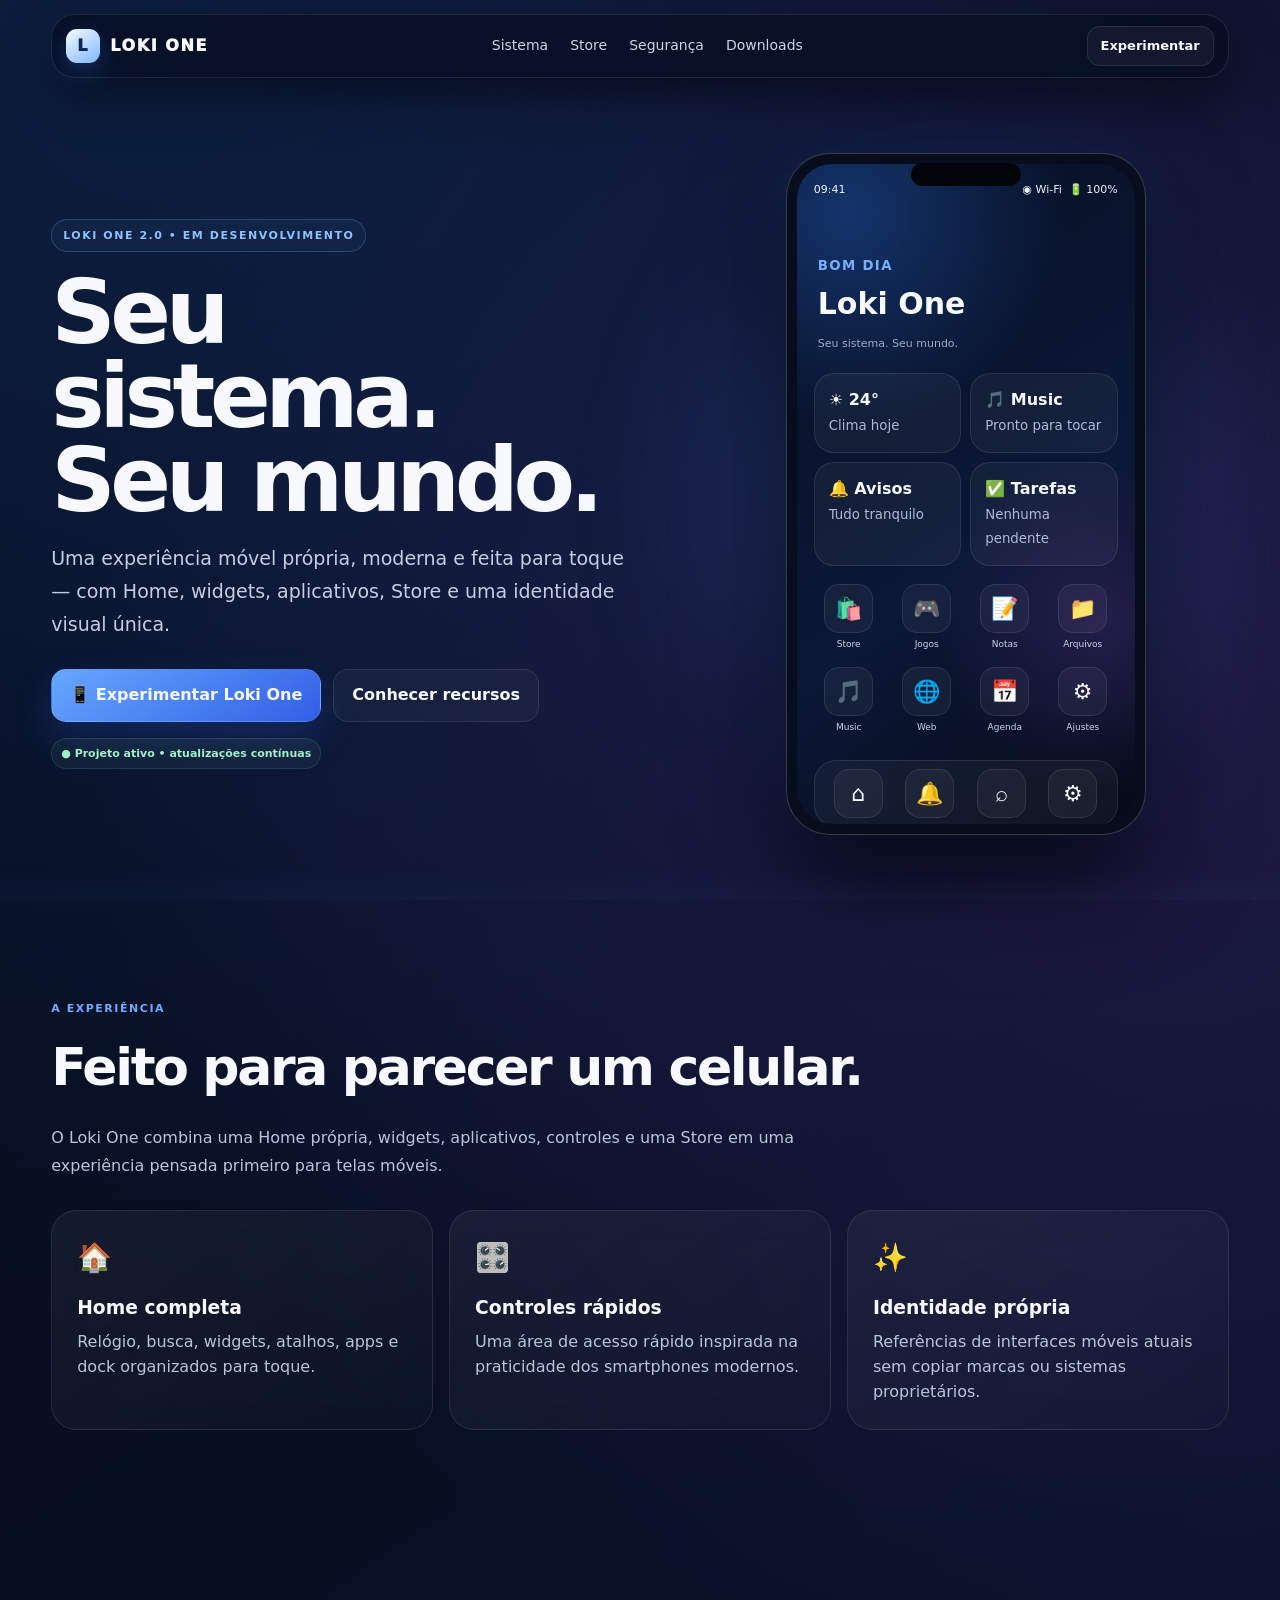
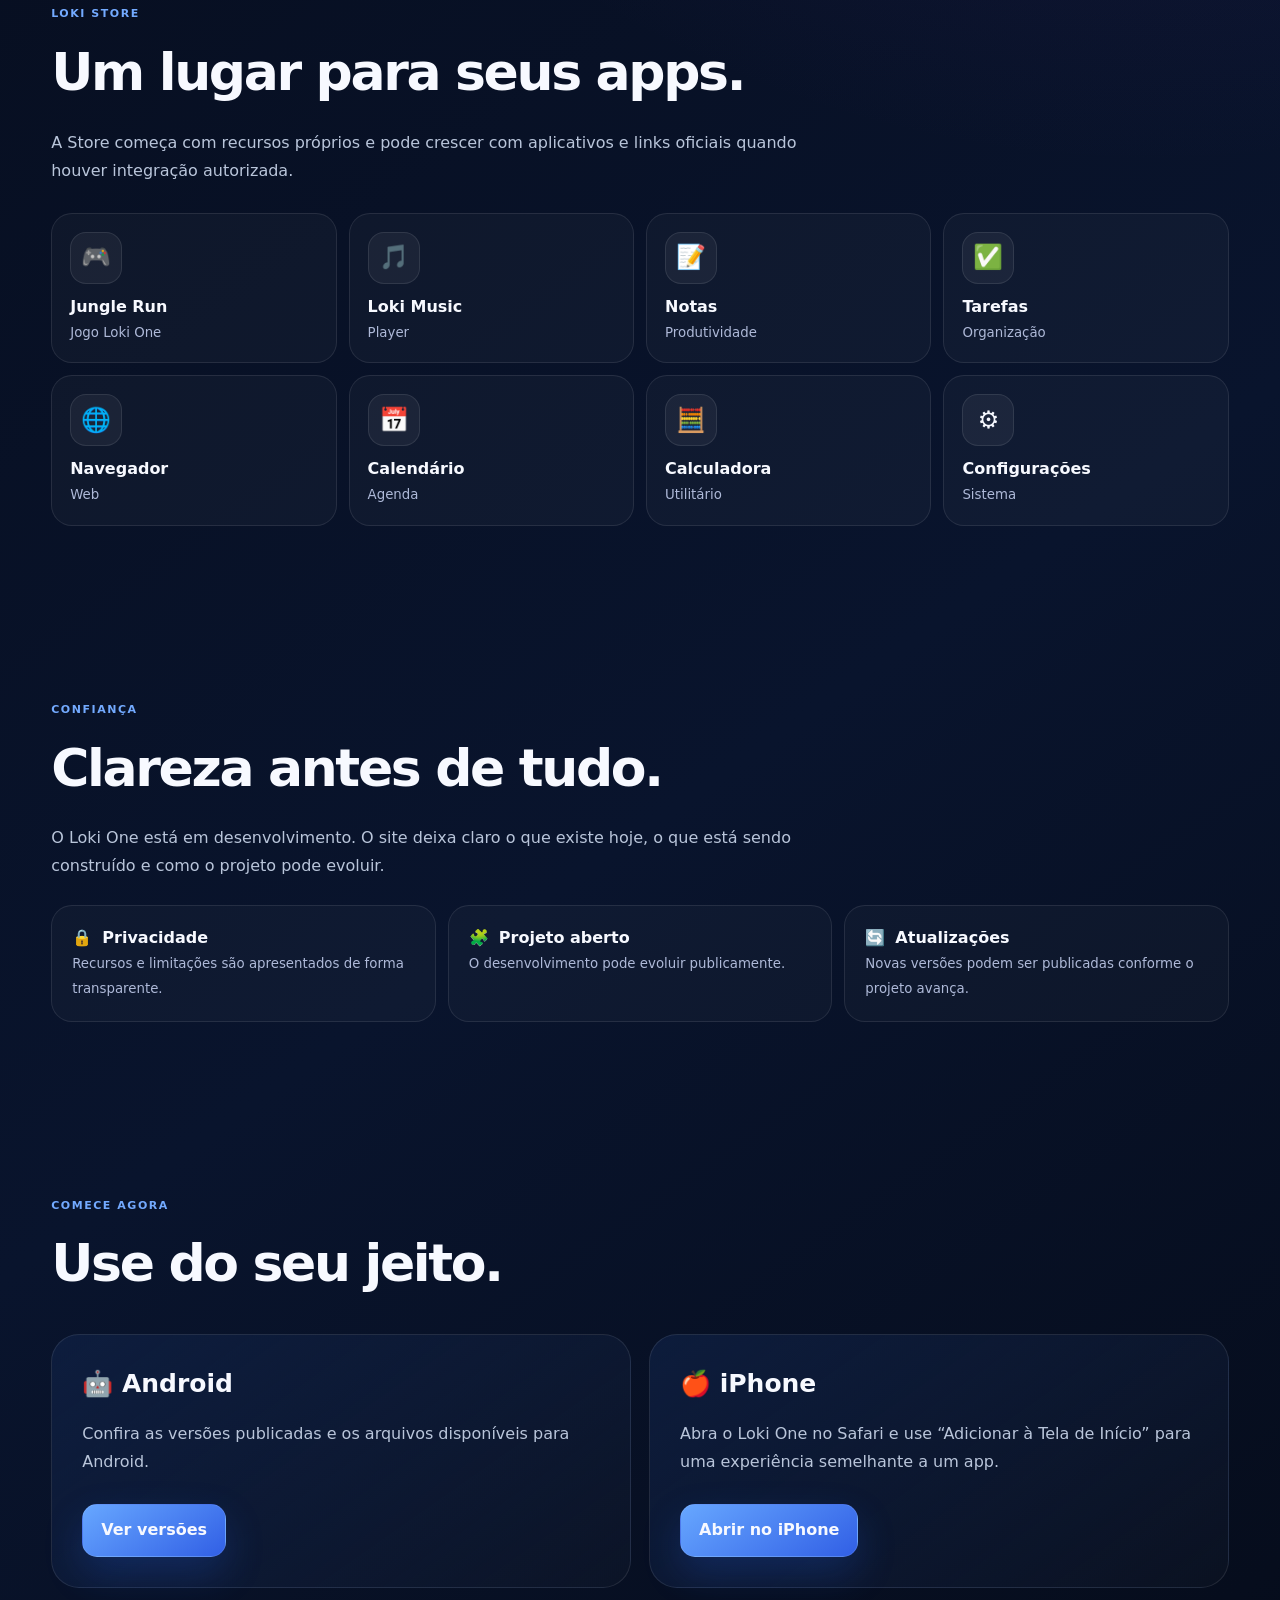
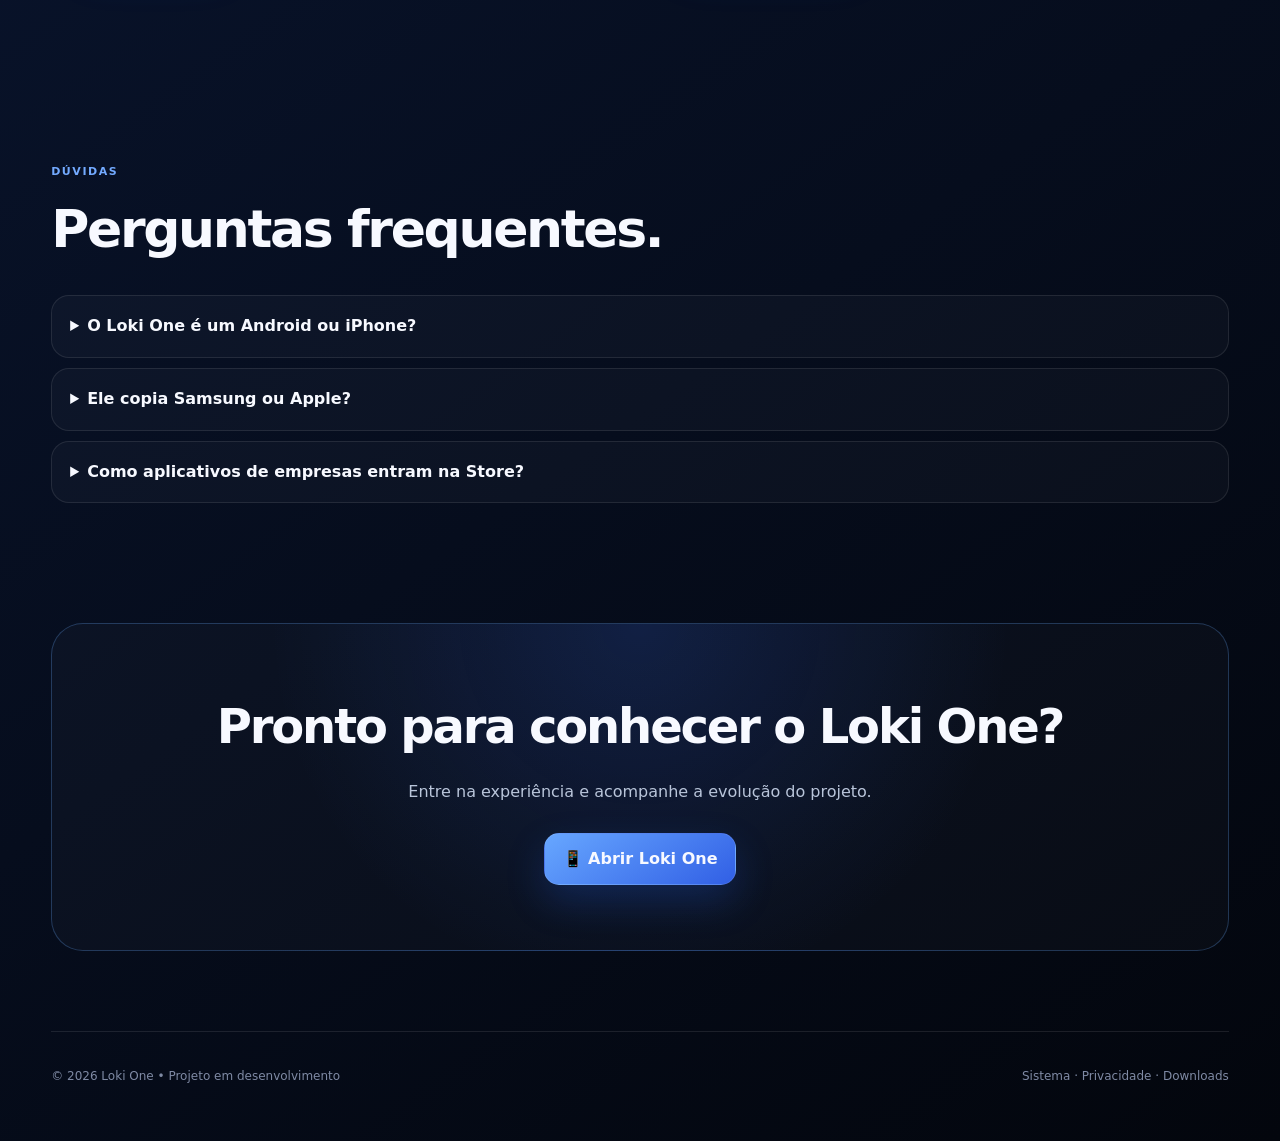
<file: index.html>
<!doctype html><html lang="pt-BR"><head><meta charset="utf-8"><meta name="viewport" content="width=device-width,initial-scale=1,viewport-fit=cover"><meta name="theme-color" content="#071024"><meta name="description" content="Loki One — uma experiência de sistema própria, moderna e feita para dispositivos móveis."><meta name="application-name" content="Loki One"><link rel="manifest" href="manifest.webmanifest"><link rel="icon" href="loki-icon.svg" type="image/svg+xml"><link rel="apple-touch-icon" href="loki-icon.svg"><title>Loki One — Seu sistema. Seu mundo.</title><style>:root{--bg:#050914;--bg2:#09142d;--panel:#0d1730cc;--line:#ffffff18;--muted:#aeb9d8;--text:#f7f9ff;--blue:#67a7ff;--blue2:#315fe5;--ok:#7ee0b0;--max:1180px}*{box-sizing:border-box}html{scroll-behavior:smooth}body{margin:0;color:var(--text);font-family:Inter,ui-sans-serif,system-ui,-apple-system,BlinkMacSystemFont,"Segoe UI",sans-serif;background:radial-gradient(circle at 12% 0%,#1b4a9b55,transparent 30%),radial-gradient(circle at 90% 16%,#6338a944,transparent 28%),linear-gradient(145deg,var(--bg),var(--bg2) 55%,#03060d);line-height:1.55}body:before{content:"";position:fixed;inset:0;pointer-events:none;background:linear-gradient(#fff0 96%,#5b9cff08),radial-gradient(circle at 50% 30%,#fff0,transparent 50%)}a{color:inherit}.wrap{width:min(var(--max),92vw);margin:auto}.nav{position:sticky;top:14px;z-index:30;margin-top:14px;display:flex;align-items:center;justify-content:space-between;padding:11px 14px;border:1px solid var(--line);border-radius:24px;background:#071024dd;backdrop-filter:blur(22px);box-shadow:0 18px 50px #0007}.brand{display:flex;align-items:center;gap:10px;text-decoration:none;font-weight:950;letter-spacing:.1em}.brandMark{width:34px;height:34px;border-radius:11px;display:grid;place-items:center;background:linear-gradient(145deg,#f8fbff,#7db8ff);color:#10265a;font-weight:1000;box-shadow:0 8px 25px #3988ff44}.links{display:flex;gap:22px;color:#cbd5e8;font-size:14px}.links a{text-decoration:none}.links a:hover{color:#fff}.navCta{padding:9px 13px;border-radius:13px;background:#ffffff0b;border:1px solid var(--line);text-decoration:none;font-weight:800;font-size:13px}.hero{min-height:760px;display:grid;grid-template-columns:1.05fr .95fr;gap:70px;align-items:center;padding:75px 0}.eyebrow{display:inline-flex;padding:7px 11px;border:1px solid #67a7ff44;border-radius:999px;background:#67a7ff0d;color:#8dc2ff;font-size:11px;font-weight:900;letter-spacing:.14em;text-transform:uppercase}.hero h1{font-size:clamp(54px,7vw,92px);line-height:.94;letter-spacing:-.06em;margin:18px 0}.hero p{font-size:19px;color:#c4cee2;max-width:650px;line-height:1.75}.actions{display:flex;gap:12px;flex-wrap:wrap;margin-top:28px}.btn{display:inline-flex;align-items:center;justify-content:center;gap:8px;padding:13px 18px;border-radius:15px;border:1px solid var(--line);text-decoration:none;font-weight:850;background:#ffffff09;transition:.2s}.btn:hover{transform:translateY(-2px);background:#ffffff13}.primary{background:linear-gradient(145deg,var(--blue),var(--blue2));box-shadow:0 16px 38px #286bff35}.showcase{position:relative}.glow{position:absolute;inset:8% 2%;background:#4d8dff25;filter:blur(70px);border-radius:50%}.phone{position:relative;width:min(360px,82vw);margin:auto;padding:10px;border-radius:44px;background:#080d1d;border:1px solid #ffffff30;box-shadow:0 45px 100px #000b,0 0 60px #337dff22}.phone:before{content:"";position:absolute;top:9px;left:50%;transform:translateX(-50%);width:110px;height:23px;border-radius:20px;background:#02040a;z-index:3}.screen{height:660px;border-radius:35px;overflow:hidden;padding:17px;background:radial-gradient(circle at 15% 7%,#173d7dcc,transparent 32%),radial-gradient(circle at 90% 70%,#4b2d7d66,transparent 30%),linear-gradient(145deg,#071024,#0b1836 58%,#050a16)}.status{display:flex;justify-content:space-between;font-size:11px;color:#eef4ff}.miniTop{margin:55px 4px 18px}.miniTop small{color:#78adff;font-weight:800;letter-spacing:.1em}.miniTop h2{margin:3px 0;font-size:30px}.miniGrid{display:grid;grid-template-columns:1fr 1fr;gap:9px}.miniCard{padding:14px;border:1px solid var(--line);border-radius:20px;background:#ffffff0b}.miniCard small{color:#aeb9d8}.miniApps{display:grid;grid-template-columns:repeat(4,1fr);gap:15px 8px;margin-top:18px}.miniIcon{width:49px;height:49px;margin:auto;border-radius:15px;display:grid;place-items:center;border:1px solid var(--line);background:#ffffff0c;font-size:22px}.miniApps small{display:block;text-align:center;color:#cbd5e8;font-size:9px;margin-top:5px}.dock{margin-top:25px;padding:8px;border-radius:22px;background:#ffffff0b;border:1px solid var(--line);display:grid;grid-template-columns:repeat(4,1fr)}.section{padding:85px 0}.tag{color:#73aaff;font-weight:900;font-size:11px;letter-spacing:.14em;text-transform:uppercase}.title{font-size:clamp(34px,5vw,52px);letter-spacing:-.045em;margin:7px 0 12px}.lead{color:#b9c5da;max-width:760px;line-height:1.75}.cards{display:grid;grid-template-columns:repeat(3,1fr);gap:16px;margin-top:30px}.card{padding:25px;border:1px solid var(--line);border-radius:25px;background:linear-gradient(145deg,#ffffff0d,#ffffff05);backdrop-filter:blur(16px)}.cardIcon{font-size:28px;margin-bottom:14px}.card h3{margin:0 0 8px}.card p{margin:0;color:#b9c5da}.store{display:grid;grid-template-columns:repeat(4,1fr);gap:12px;margin-top:28px}.storeItem{padding:18px;border:1px solid var(--line);border-radius:21px;background:#ffffff08;transition:.2s}.storeItem:hover{transform:translateY(-3px);background:#ffffff0d}.appIcon{width:52px;height:52px;border-radius:16px;display:grid;place-items:center;background:#ffffff0d;border:1px solid var(--line);font-size:24px;margin-bottom:11px}.storeItem small{color:var(--muted)}.trust{display:grid;grid-template-columns:repeat(3,1fr);gap:12px;margin-top:25px}.trust div{padding:20px;border:1px solid var(--line);border-radius:21px;background:#ffffff07}.trust b{margin-left:5px}.split{display:grid;grid-template-columns:1fr 1fr;gap:18px;margin-top:30px}.big{padding:30px;border:1px solid var(--line);border-radius:28px;background:linear-gradient(145deg,#102247aa,#ffffff05)}.big h3{font-size:25px;margin:0 0 8px}.faq{display:grid;gap:10px;margin-top:25px}.faq details{padding:18px;border:1px solid var(--line);border-radius:18px;background:#ffffff07}.faq summary{cursor:pointer;font-weight:850}.cta{margin:35px 0 80px;padding:65px 28px;text-align:center;border:1px solid #67a7ff44;border-radius:32px;background:radial-gradient(circle at 50% 0%,#326cff2a,transparent 55%),#ffffff06}.cta h2{font-size:clamp(34px,5vw,48px);letter-spacing:-.045em;margin:0 0 10px}.cta p{color:#b9c5da}.footer{padding:35px 0 55px;border-top:1px solid var(--line);color:#7f8aa4;font-size:12px;display:flex;justify-content:space-between;gap:20px}.footer a{text-decoration:none}.pill{display:inline-flex;align-items:center;gap:6px;padding:6px 9px;border-radius:999px;background:#7ee0b010;border:1px solid #7ee0b022;color:#a4efc7;font-size:11px;font-weight:800;margin-top:16px}@media(max-width:850px){.links{display:none}.hero{grid-template-columns:1fr;padding-top:55px;gap:40px}.showcase{order:-1}.cards,.trust,.split{grid-template-columns:1fr}.store{grid-template-columns:repeat(2,1fr)}.section{padding:65px 0}}@media(max-width:430px){.wrap{width:94vw}.navCta{display:none}.hero h1{font-size:51px}.hero p{font-size:17px}.screen{height:610px}.store{grid-template-columns:1fr 1fr}.section{padding:52px 0}.cta{padding:48px 20px}}
</style></head><body><main class="wrap"><nav class="nav"><a class="brand" href="#top"><span class="brandMark">L</span>LOKI ONE</a><div class="links"><a href="#sistema">Sistema</a><a href="#store">Store</a><a href="#seguranca">Segurança</a><a href="#baixar">Downloads</a></div><a class="navCta" href="app/">Experimentar</a></nav><section class="hero" id="top"><div><span class="eyebrow">Loki One 2.0 • Em desenvolvimento</span><h1>Seu sistema.<br>Seu mundo.</h1><p>Uma experiência móvel própria, moderna e feita para toque — com Home, widgets, aplicativos, Store e uma identidade visual única.</p><div class="actions"><a class="btn primary" href="app/">📱 Experimentar Loki One</a><a class="btn" href="#sistema">Conhecer recursos</a></div><span class="pill">● Projeto ativo • atualizações contínuas</span></div><div class="showcase"><div class="glow"></div><div class="phone"><div class="screen"><div class="status"><span>09:41</span><span>◉ Wi‑Fi&nbsp; 🔋 100%</span></div><div class="miniTop"><small>BOM DIA</small><h2>Loki One</h2><span style="color:#9caac4;font-size:11px">Seu sistema. Seu mundo.</span></div><div class="miniGrid"><div class="miniCard"><b>☀️ 24°</b><br><small>Clima hoje</small></div><div class="miniCard"><b>🎵 Music</b><br><small>Pronto para tocar</small></div><div class="miniCard"><b>🔔 Avisos</b><br><small>Tudo tranquilo</small></div><div class="miniCard"><b>✅ Tarefas</b><br><small>Nenhuma pendente</small></div></div><div class="miniApps"><div><div class="miniIcon">🛍️</div><small>Store</small></div><div><div class="miniIcon">🎮</div><small>Jogos</small></div><div><div class="miniIcon">📝</div><small>Notas</small></div><div><div class="miniIcon">📁</div><small>Arquivos</small></div><div><div class="miniIcon">🎵</div><small>Music</small></div><div><div class="miniIcon">🌐</div><small>Web</small></div><div><div class="miniIcon">📅</div><small>Agenda</small></div><div><div class="miniIcon">⚙️</div><small>Ajustes</small></div></div><div class="dock"><div class="miniIcon">⌂</div><div class="miniIcon">🔔</div><div class="miniIcon">⌕</div><div class="miniIcon">⚙️</div></div></div></div></div></section><section class="section" id="sistema"><span class="tag">A experiência</span><h2 class="title">Feito para parecer um celular.</h2><p class="lead">O Loki One combina uma Home própria, widgets, aplicativos, controles e uma Store em uma experiência pensada primeiro para telas móveis.</p><div class="cards"><article class="card"><div class="cardIcon">🏠</div><h3>Home completa</h3><p>Relógio, busca, widgets, atalhos, apps e dock organizados para toque.</p></article><article class="card"><div class="cardIcon">🎛️</div><h3>Controles rápidos</h3><p>Uma área de acesso rápido inspirada na praticidade dos smartphones modernos.</p></article><article class="card"><div class="cardIcon">✨</div><h3>Identidade própria</h3><p>Referências de interfaces móveis atuais sem copiar marcas ou sistemas proprietários.</p></article></div></section><section class="section" id="store"><span class="tag">Loki Store</span><h2 class="title">Um lugar para seus apps.</h2><p class="lead">A Store começa com recursos próprios e pode crescer com aplicativos e links oficiais quando houver integração autorizada.</p><div class="store"><div class="storeItem"><div class="appIcon">🎮</div><b>Jungle Run</b><br><small>Jogo Loki One</small></div><div class="storeItem"><div class="appIcon">🎵</div><b>Loki Music</b><br><small>Player</small></div><div class="storeItem"><div class="appIcon">📝</div><b>Notas</b><br><small>Produtividade</small></div><div class="storeItem"><div class="appIcon">✅</div><b>Tarefas</b><br><small>Organização</small></div><div class="storeItem"><div class="appIcon">🌐</div><b>Navegador</b><br><small>Web</small></div><div class="storeItem"><div class="appIcon">📅</div><b>Calendário</b><br><small>Agenda</small></div><div class="storeItem"><div class="appIcon">🧮</div><b>Calculadora</b><br><small>Utilitário</small></div><div class="storeItem"><div class="appIcon">⚙️</div><b>Configurações</b><br><small>Sistema</small></div></div></section><section class="section" id="seguranca"><span class="tag">Confiança</span><h2 class="title">Clareza antes de tudo.</h2><p class="lead">O Loki One está em desenvolvimento. O site deixa claro o que existe hoje, o que está sendo construído e como o projeto pode evoluir.</p><div class="trust"><div>🔒 <b>Privacidade</b><br><small style="color:#aeb9d8">Recursos e limitações são apresentados de forma transparente.</small></div><div>🧩 <b>Projeto aberto</b><br><small style="color:#aeb9d8">O desenvolvimento pode evoluir publicamente.</small></div><div>🔄 <b>Atualizações</b><br><small style="color:#aeb9d8">Novas versões podem ser publicadas conforme o projeto avança.</small></div></div></section><section class="section" id="baixar"><span class="tag">Comece agora</span><h2 class="title">Use do seu jeito.</h2><div class="split"><div class="big"><h3>🤖 Android</h3><p class="lead">Confira as versões publicadas e os arquivos disponíveis para Android.</p><div class="actions"><a class="btn primary" href="https://github.com/Pablo672-sys/loki-one/releases/latest">Ver versões</a></div></div><div class="big"><h3>🍎 iPhone</h3><p class="lead">Abra o Loki One no Safari e use “Adicionar à Tela de Início” para uma experiência semelhante a um app.</p><div class="actions"><a class="btn primary" href="app/">Abrir no iPhone</a></div></div></div></section><section class="section"><span class="tag">Dúvidas</span><h2 class="title">Perguntas frequentes.</h2><div class="faq"><details><summary>O Loki One é um Android ou iPhone?</summary><p>Não. É uma experiência própria baseada na Web/PWA que pode funcionar em diferentes dispositivos.</p></details><details><summary>Ele copia Samsung ou Apple?</summary><p>Não. Podemos nos inspirar na praticidade de smartphones modernos, mas a interface, identidade e marca do Loki One são próprias.</p></details><details><summary>Como aplicativos de empresas entram na Store?</summary><p>Integrações com empresas dependem de autorização e acordos com os respectivos serviços. Enquanto isso, a Store pode usar recursos próprios e links oficiais.</p></details></div></section><section class="cta"><h2>Pronto para conhecer o Loki One?</h2><p>Entre na experiência e acompanhe a evolução do projeto.</p><div class="actions" style="justify-content:center"><a class="btn primary" href="app/">📱 Abrir Loki One</a></div></section><footer class="footer"><span>© 2026 Loki One • Projeto em desenvolvimento</span><span><a href="app/">Sistema</a> · <a href="#seguranca">Privacidade</a> · <a href="#baixar">Downloads</a></span></footer></main><script>if('serviceWorker' in navigator){window.addEventListener('load',()=>navigator.serviceWorker.register('./sw.js').catch(error=>console.warn('Loki One offline support unavailable:',error)));}</script></body></html>
</file>
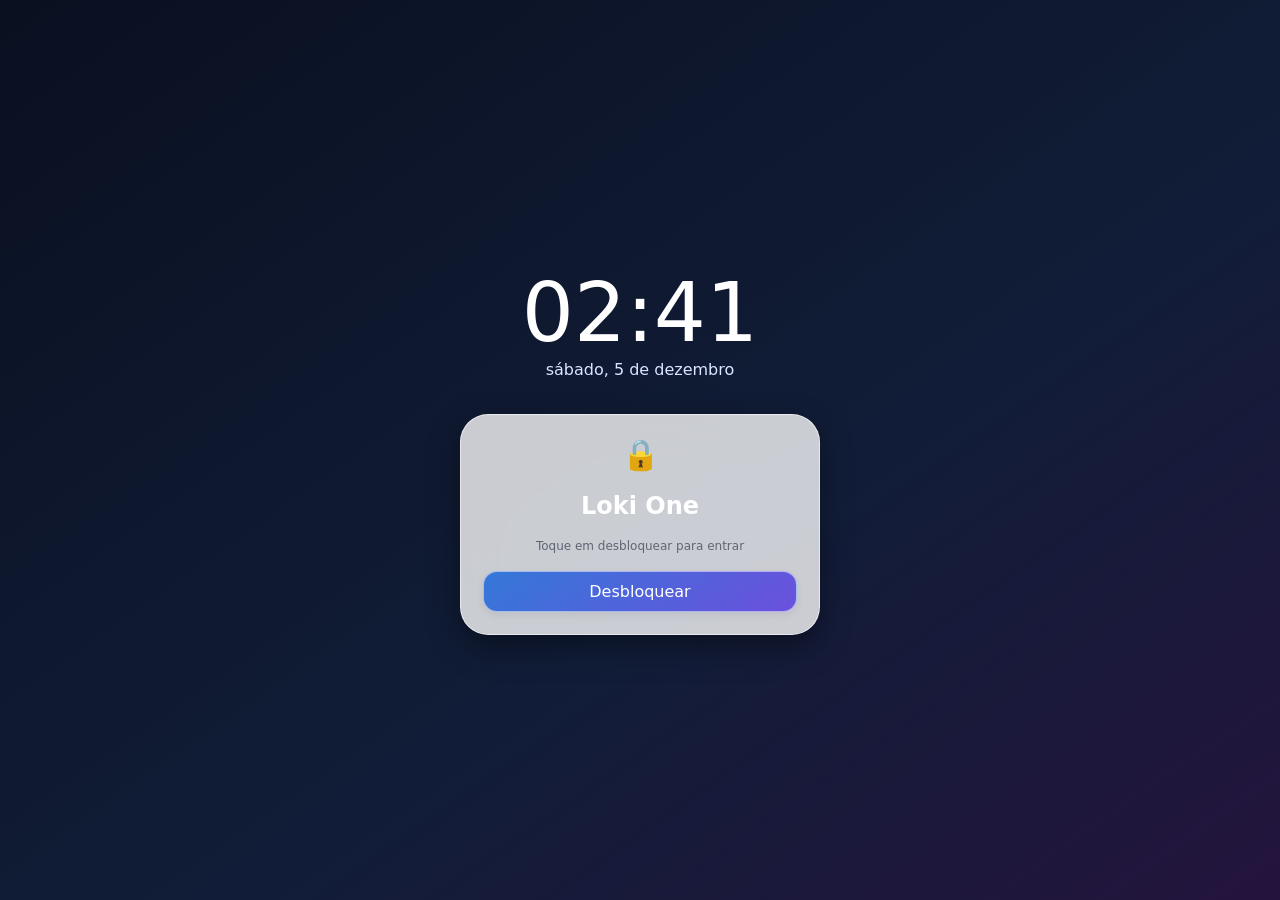
<file: app/index.html>
<!doctype html><html lang="pt-BR"><head><meta charset="utf-8"><meta name="viewport" content="width=device-width,initial-scale=1,viewport-fit=cover,user-scalable=no"><meta name="theme-color" content="#071024"><meta name="apple-mobile-web-app-capable" content="yes"><meta name="apple-mobile-web-app-title" content="Loki One"><link rel="manifest" href="../manifest.webmanifest"><title>Loki One • Ultimate Mobile</title><style>:root{--bg:#071024;--panel:#ffffff12;--line:#ffffff22;--txt:#fff;--muted:#aeb9d8;--blue:#4d8dff;--purple:#704cff;--green:#55d68a}*{box-sizing:border-box}html,body{margin:0;width:100%;height:100%;overflow:hidden;background:#050914;color:var(--txt);font-family:-apple-system,BlinkMacSystemFont,"Segoe UI",system-ui,sans-serif}button,input,textarea{font:inherit;color:inherit}button{border:0}.phone{height:100dvh;display:flex;flex-direction:column;overflow:hidden;background:radial-gradient(circle at 12% 5%,#183b80,transparent 35%),radial-gradient(circle at 88% 78%,#392070,transparent 31%),linear-gradient(145deg,#071024,#0b1836 58%,#050a16)}.status{height:36px;flex:0 0 36px;padding:7px 17px;display:flex;justify-content:space-between;align-items:center;font-size:12px}.viewport{flex:1;min-height:0;padding:0 15px;overflow:hidden}.screen{height:100%;display:none;overflow:auto;padding:8px 0 20px}.screen.on{display:block}.glass,.card,.row{border:1px solid var(--line);background:var(--panel);box-shadow:0 12px 32px #0006,inset 0 1px #ffffff10;backdrop-filter:blur(20px);-webkit-backdrop-filter:blur(20px)}.glass{border-radius:22px}.hero{text-align:center;padding:10px 0}.hero h1{font-size:40px;letter-spacing:.1em;margin:0}.hero p{font-size:11px;letter-spacing:.16em;color:var(--muted)}.widgets{display:grid;grid-template-columns:1fr 1fr;gap:10px;margin:15px 0}.widget{min-height:110px;padding:14px;border-radius:20px}.big{font-size:40px;font-weight:220}.muted{color:var(--muted);font-size:12px}.apps{display:grid;grid-template-columns:repeat(4,1fr);gap:18px 7px;margin:16px 0}.app{background:none;text-align:center}.appIcon{width:61px;height:61px;margin:auto;display:grid;place-items:center;border-radius:19px;font-size:29px;background:linear-gradient(145deg,#ffffff1d,#ffffff08);border:1px solid var(--line);box-shadow:0 10px 24px #0006}.app:active .appIcon{transform:scale(.91)}.appLabel{display:block;color:#cbd3e7;font-size:11px;margin-top:7px}.dockArea{padding:8px 15px calc(10px + env(safe-area-inset-bottom))}.dock{height:68px;border-radius:25px;display:grid;grid-template-columns:repeat(4,1fr);padding:7px}.dockBtn{background:none}.dockIcon{width:41px;height:41px;margin:auto;display:grid;place-items:center;border-radius:14px;background:#ffffff10;border:1px solid var(--line);font-size:21px}.dockLabel{font-size:10px}.head{display:flex;align-items:center;gap:9px;font-size:22px;font-weight:800;margin:5px 0 14px}.btn{padding:10px 13px;border-radius:14px;background:#ffffff10;border:1px solid var(--line)}.primary{background:linear-gradient(145deg,var(--blue),var(--purple))}.row{display:flex;gap:11px;align-items:center;border-radius:18px;padding:12px;margin-bottom:9px}.grow{flex:1}.input{width:100%;padding:12px;border-radius:14px;border:1px solid var(--line);background:#0004;outline:none;margin-bottom:8px}.list{display:grid;gap:8px}.empty{text-align:center;padding:35px;color:var(--muted)}.display{font-size:34px;text-align:right;padding:15px;border-radius:17px;margin-bottom:9px}.calc{display:grid;grid-template-columns:repeat(4,1fr);gap:7px}.calc button{height:52px}.cal{display:grid;grid-template-columns:repeat(7,1fr);gap:5px}.cal div{padding:8px 0;text-align:center;border:1px solid var(--line);border-radius:9px;font-size:12px}.toast{position:fixed;left:50%;bottom:98px;transform:translateX(-50%);z-index:1000;background:#111827ef;border:1px solid var(--line);padding:10px 14px;border-radius:14px;display:none}.toast.on{display:block}.lock{position:fixed;inset:0;z-index:2000;display:flex;flex-direction:column;align-items:center;justify-content:center;padding:30px;text-align:center;background:radial-gradient(circle at 50% 18%,#284b91,transparent 38%),linear-gradient(160deg,#040817,#0a1430 60%,#160d2c)}.lock.hidden{display:none}.lockTime{font-size:72px;font-weight:200}.lockDate{color:#dce5ff;margin-bottom:35px}.lockCard{width:min(360px,90vw);padding:22px;border-radius:28px}.pin{display:grid;grid-template-columns:repeat(3,1fr);gap:9px;margin-top:15px}.pin button{height:48px;border-radius:16px;background:#ffffff12;border:1px solid var(--line)}.quick{position:fixed;top:46px;right:18px;z-index:2100;display:none}.quick.on{display:block}.shade{position:fixed;inset:0;z-index:1900;background:#020612d9;display:none;padding:55px 18px 18px}.shade.on{display:block}.quickPanel{padding:16px;border-radius:25px}.toggles{display:grid;grid-template-columns:repeat(2,1fr);gap:9px}.toggle{padding:15px;border-radius:18px;background:#ffffff10;border:1px solid var(--line);text-align:left}.toggle.active{background:linear-gradient(145deg,#386fe5,#6347d9)}.game{position:fixed;inset:0;z-index:1500;background:linear-gradient(#70c9ed 0 69%,#69b65a 69%);overflow:hidden}.game canvas{width:100%;height:100%;display:block}.gameTop{position:absolute;top:18px;left:18px;right:18px;z-index:2;display:flex;justify-content:space-between;align-items:center}.gameTop button{background:#101522cc;color:white;border:1px solid #ffffff35;border-radius:13px;padding:10px 13px}.gameInfo{position:absolute;top:68px;left:18px;background:#101522bb;color:#fff;border-radius:13px;padding:8px 11px}.runner{position:absolute;width:54px;height:78px;z-index:3}.runner .head{position:absolute;width:25px;height:25px;border-radius:50%;background:#ffd2a1;left:15px;top:0;margin:0}.runner .head:after{content:"";position:absolute;width:6px;height:6px;border-radius:50%;background:#111;right:2px;top:9px}.runner .body{position:absolute;width:21px;height:32px;border-radius:9px;background:#4d8dff;left:17px;top:23px}.runner .arm{position:absolute;width:28px;height:7px;border-radius:7px;background:#ffd2a1;left:31px;top:28px;transform:rotate(22deg);transform-origin:left}.runner .leg1,.runner .leg2{position:absolute;width:8px;height:29px;border-radius:7px;background:#20263b;top:52px}.runner .leg1{left:17px;transform:rotate(25deg)}.runner .leg2{left:30px;transform:rotate(-25deg)}.sun{position:absolute;right:9%;top:10%;width:78px;height:78px;border-radius:50%;background:#ffd84a;box-shadow:0 0 45px #fff4a0}.cloud{position:absolute;font-size:52px;opacity:.85}.c1{left:10%;top:17%}.c2{left:59%;top:25%}.mount{position:absolute;bottom:23%;font-size:105px;opacity:.25}.m1{left:3%}.m2{right:2%}@media(max-width:390px){.widgets{grid-template-columns:1fr}.hero h1{font-size:35px}.appIcon{width:56px;height:56px}.apps{gap:15px 5px}}@media(min-width:700px){.phone{max-width:900px;margin:auto}.lockTime{font-size:82px}}</style><link rel="stylesheet" href="../loki-android.css?v=3"><link rel="stylesheet" href="../loki-android.css?v=2"></head><body><main class="phone"><header class="status"><span id="statusTime">00:00</span><span>◉ Wi‑Fi</span><span>🔋 <span id="battery">100%</span></span></header><div class="viewport"><section id="home" class="screen on"><div class="hero"><h1>LOKI ONE</h1><p>SEU SISTEMA. SEU MUNDO.</p></div><div class="widgets"><div class="widget glass"><div id="day" class="muted"></div><div id="bigTime" class="big">00:00</div><div id="fullDate" class="muted"></div></div><div class="widget glass"><b>⚡ Controles</b><div style="display:grid;grid-template-columns:repeat(4,1fr);gap:6px;margin-top:15px"><button class="btn" onclick="quickToast('Wi‑Fi ligado')">📶</button><button class="btn" onclick="quickToast('Bluetooth ligado')">ᛒ</button><button class="btn" onclick="quickToast('Modo avião')">✈️</button><button class="btn" onclick="toggleSound()">🔊</button></div></div><div class="widget glass"><b>🔔 Notificações</b><div id="homeNotif" class="muted" style="margin-top:14px">Nenhuma nova</div></div><div class="widget glass"><b>🎵 Loki Music</b><div id="homeMusic" class="muted" style="margin-top:8px">Pronto para tocar</div><button class="btn primary" style="margin-top:12px" onclick="openApp('music')">Abrir</button></div></div><div class="apps" id="apps"></div></section><section id="store" class="screen"><div class="head"><button class="btn" onclick="go('home')">←</button>Loki Store</div><div class="card" style="padding:15px"><b>🛍️ Aplicativos</b><div class="muted">Baixe, abra e desinstale quando quiser.</div></div><div id="storeList" style="margin-top:10px"></div></section><section id="music" class="screen"><div class="head"><button class="btn" onclick="go('home')">←</button>Loki Music</div><div class="card" style="text-align:center;padding:28px"><div style="font-size:70px">🎵</div><h2>Loki Mix</h2><div id="musicState" class="muted">Pronto para tocar</div><button class="btn primary" style="margin-top:20px;width:62px" id="musicPlay" onclick="toggleMusic()">▶</button></div></section><section id="tasks" class="screen"><div class="head"><button class="btn" onclick="go('home')">←</button>Tarefas</div><input class="input" id="taskInput" placeholder="Nova tarefa"><button class="btn primary" onclick="addTask()">Adicionar</button><div id="taskList" class="list" style="margin-top:12px"></div></section><section id="notes" class="screen"><div class="head"><button class="btn" onclick="go('home')">←</button>Notas</div><textarea class="input" id="noteText" style="height:260px" placeholder="Escreva aqui..."></textarea><button class="btn primary" onclick="saveNote()">💾 Salvar</button></section><section id="calendar" class="screen"><div class="head"><button class="btn" onclick="go('home')">←</button>Calendário</div><div class="card" style="padding:14px"><div style="display:flex;justify-content:space-between;align-items:center"><button class="btn" onclick="month(-1)">‹</button><b id="monthTitle"></b><button class="btn" onclick="month(1)">›</button></div><div class="cal" id="calendarGrid" style="margin-top:10px"></div></div></section><section id="clockApp" class="screen"><div class="head"><button class="btn" onclick="go('home')">←</button>Relógio</div><div class="card" style="text-align:center;padding:28px"><div id="clockBig" style="font-size:68px;font-weight:200">00:00:00</div></div></section><section id="calc" class="screen"><div class="head"><button class="btn" onclick="go('home')">←</button>Calculadora</div><div class="display glass" id="calcDisplay">0</div><div class="calc" id="calcKeys"></div></section><section id="files" class="screen"><div class="head"><button class="btn" onclick="go('home')">←</button>Arquivos</div><input class="input" id="fileName" placeholder="Nome"><textarea class="input" id="fileContent" placeholder="Conteúdo" style="height:110px"></textarea><button class="btn primary" onclick="saveFile()">Salvar</button><div id="fileList" class="list" style="margin-top:12px"></div></section><section id="browser" class="screen"><div class="head"><button class="btn" onclick="go('home')">←</button>Navegador</div><div class="card" style="padding:15px"><input class="input" id="browserUrl" value="https://www.google.com"><button class="btn primary" onclick="browse()">Abrir</button><p class="muted">O site abre no navegador do aparelho.</p></div></section><section id="notifications" class="screen"><div class="head"><button class="btn" onclick="go('home')">←</button>Notificações</div><button class="btn" onclick="clearNotifications()">Limpar</button><div id="notificationList" class="list" style="margin-top:12px"></div></section><section id="settings" class="screen"><div class="head"><button class="btn" onclick="go('home')">←</button>Configurações</div><div class="row glass"><div class="grow"><b>🔊 Sons</b><div class="muted">Efeitos do sistema</div></div><button class="btn" onclick="toggleSound()">Alternar</button></div><div class="row glass"><div class="grow"><b>🌙 Aparência</b><div class="muted">Tema do Loki One</div></div><button class="btn" onclick="toggleTheme()">Alternar</button></div><div class="row glass"><div class="grow"><b>🔒 Bloqueio</b><div class="muted">Bloquear agora</div></div><button class="btn" onclick="lock()">Bloquear</button></div><div class="row glass"><div class="grow"><b>📱 Sistema</b><div class="muted">Loki One Ultimate Mobile</div></div></div></section></div><footer class="dockArea"><nav class="dock glass"><button class="dockBtn" onclick="go('home')"><div class="dockIcon">⌂</div><span class="dockLabel">Início</span></button><button class="dockBtn" onclick="go('store')"><div class="dockIcon">🛍️</div><span class="dockLabel">Store</span></button><button class="dockBtn" onclick="go('notifications')"><div class="dockIcon">🔔</div><span class="dockLabel">Avisos</span></button><button class="dockBtn" onclick="go('settings')"><div class="dockIcon">⚙️</div><span class="dockLabel">Ajustes</span></button></nav></footer></main><div class="shade" id="shade" onclick="closeShade(event)"><div class="quickPanel glass"><h2>Central de Controle</h2><div class="toggles"><button class="toggle active" onclick="quickToast('Wi‑Fi ligado')">📶<br>Wi‑Fi</button><button class="toggle" onclick="quickToast('Bluetooth')">ᛒ<br>Bluetooth</button><button class="toggle" onclick="quickToast('Modo avião')">✈️<br>Avião</button><button class="toggle" onclick="quickToast('Lanterna')">🔦<br>Lanterna</button></div><button class="btn" style="margin-top:12px" onclick="hideShade()">Fechar</button></div></div><div class="lock" id="lock"><div class="lockTime" id="lockTime">00:00</div><div class="lockDate" id="lockDate">Loki One</div><div class="lockCard glass"><div style="font-size:30px">🔒</div><h2>Loki One</h2><div class="muted">Toque em desbloquear para entrar</div><button class="btn primary" style="margin-top:18px;width:100%" onclick="unlock()">Desbloquear</button></div></div><button class="btn quick" id="quickBtn" onclick="showShade()">⌄</button><div class="toast" id="toast"></div><script>const $=id=>document.getElementById(id),catalog=[['game','🎮','Jungle Run','Jogo arcade'],['music','🎵','Loki Music','Player'],['tasks','✅','Tarefas','Organize'],['notes','📝','Notas','Anotações'],['calendar','📅','Calendário','Datas'],['clockApp','⏰','Relógio','Hora'],['calc','🧮','Calculadora','Cálculos'],['files','📁','Arquivos','Arquivos locais'],['browser','🌐','Navegador','Sites'],['notifications','🔔','Notificações','Avisos'],['settings','⚙️','Configurações','Sistema'],['store','🛍️','Loki Store','Apps']];const core=['store','notifications','settings','files'];let installed=JSON.parse(localStorage.getItem('loki_installed')||'null');if(!Array.isArray(installed))installed=[...core];localStorage.setItem('loki_installed',JSON.stringify(installed));let notifications=JSON.parse(localStorage.getItem('loki_notifications')||'[]'),tasks=JSON.parse(localStorage.getItem('loki_tasks')||'[]'),files=JSON.parse(localStorage.getItem('loki_files')||'[]'),music=false,sound=true,calDate=new Date(),expr='';function esc(s){return String(s).replace(/[&<>"']/g,c=>({'&':'&amp;','<':'&lt;','>':'&gt;','"':'&quot;',"'":'&#39;'}[c]))}function toast(t){$('toast').textContent=t;$('toast').classList.add('on');clearTimeout(window._t);window._t=setTimeout(()=>$('toast').classList.remove('on'),1700)}function quickToast(t){toast(t);hideShade()}function showShade(){$('shade').classList.add('on')}function hideShade(){$('shade').classList.remove('on')}function closeShade(e){if(e.target.id==='shade')hideShade()}function lock(){$('lock').classList.remove('hidden');$('quickBtn').classList.remove('on')}function unlock(){$('lock').classList.add('hidden');$('quickBtn').classList.add('on')}function tick(){let d=new Date(),tm=d.toLocaleTimeString('pt-BR',{hour:'2-digit',minute:'2-digit'});$('statusTime').textContent=tm;$('bigTime').textContent=tm;$('clockBig').textContent=d.toLocaleTimeString('pt-BR');$('day').textContent=d.toLocaleDateString('pt-BR',{weekday:'long'});$('fullDate').textContent=d.toLocaleDateString('pt-BR');$('lockTime').textContent=tm;$('lockDate').textContent=d.toLocaleDateString('pt-BR',{weekday:'long',day:'numeric',month:'long'})}setInterval(tick,1000);tick();function go(id){document.querySelectorAll('.screen').forEach(s=>s.classList.remove('on'));$(id)?.classList.add('on');if(id==='store')renderStore();if(id==='tasks')renderTasks();if(id==='files')renderFiles();if(id==='notifications')renderNotifications();if(id==='calendar')renderCalendar()}function find(id){return catalog.find(a=>a[0]===id)}function openApp(id){if(!installed.includes(id)){go('store');toast('Baixe este app primeiro');return}if(id==='game'){startGame();return}go(id)}function saveInstalled(){localStorage.setItem('loki_installed',JSON.stringify(installed))}function renderApps(){$('apps').innerHTML=catalog.filter(a=>installed.includes(a[0])).map(a=>`<button class="app" onclick="openApp('${a[0]}')"><span class="appIcon">${a[1]}</span><span class="appLabel">${a[2]}</span></button>`).join('')}function renderStore(){$('storeList').innerHTML=catalog.map(a=>{let has=installed.includes(a[0]),essential=core.includes(a[0]);let action=essential?'<button class="btn" disabled>Incluído</button>':has?`<div style="display:flex;gap:6px"><button class="btn primary" onclick="openApp('${a[0]}')">Abrir</button><button class="btn" onclick="uninstall('${a[0]}')">Desinstalar</button></div>`:`<button class="btn primary" onclick="install('${a[0]}',this)">Baixar</button>`;return `<div class="row"><div class="appIcon" style="margin:0">${a[1]}</div><div class="grow"><b>${a[2]}</b><div class="muted">${a[3]}${essential?' • essencial':''}</div></div>${action}</div>`}).join('')}function install(id,b){b.disabled=true;b.textContent='Baixando…';setTimeout(()=>{installed=[...new Set([...installed,id])];saveInstalled();renderApps();renderStore();notify('Loki Store',find(id)[2]+' instalado ✓')},650)}function uninstall(id){if(core.includes(id))return;installed=installed.filter(x=>x!==id);saveInstalled();renderApps();renderStore();if($(id)?.classList.contains('on'))go('home');notify('Loki Store',find(id)[2]+' desinstalado')}function notify(title,msg){notifications.unshift({title,msg,time:new Date().toLocaleTimeString('pt-BR',{hour:'2-digit',minute:'2-digit'})});notifications=notifications.slice(0,30);localStorage.setItem('loki_notifications',JSON.stringify(notifications));renderNotifications();$('homeNotif').textContent=msg;toast(msg)}function renderNotifications(){$('notificationList').innerHTML=notifications.length?notifications.map(n=>`<div class="row"><div class="grow"><b>${esc(n.title)}</b><div class="muted">${esc(n.msg)} • ${n.time}</div></div></div>`).join(''):'<div class="empty">Nenhuma notificação</div>'}function clearNotifications(){notifications=[];localStorage.setItem('loki_notifications','[]');renderNotifications();$('homeNotif').textContent='Nenhuma nova'}function addTask(){let v=$('taskInput').value.trim();if(!v)return;tasks.push({text:v,done:false});$('taskInput').value='';localStorage.setItem('loki_tasks',JSON.stringify(tasks));renderTasks();updateNext()}function renderTasks(){$('taskList').innerHTML=tasks.length?tasks.map((t,i)=>`<div class="row"><button class="btn" onclick="toggleTask(${i})">${t.done?'✓':'○'}</button><div class="grow" style="text-decoration:${t.done?'line-through':'none'}">${esc(t.text)}</div><button class="btn" onclick="deleteTask(${i})">🗑️</button></div>`).join(''):'<div class="empty">Nenhuma tarefa</div>'}function toggleTask(i){tasks[i].done=!tasks[i].done;localStorage.setItem('loki_tasks',JSON.stringify(tasks));renderTasks();updateNext()}function deleteTask(i){tasks.splice(i,1);localStorage.setItem('loki_tasks',JSON.stringify(tasks));renderTasks();updateNext()}function updateNext(){let t=tasks.find(x=>!x.done),el=$('nextTask');if(el)el.textContent=t?t.text:'Nenhuma tarefa'}function saveNote(){localStorage.setItem('loki_note',$('noteText').value);notify('Notas','Nota salva ✓')}$('noteText').value=localStorage.getItem('loki_note')||'';function saveFile(){let n=$('fileName').value.trim();if(!n)return;files.push({name:n,content:$('fileContent').value});localStorage.setItem('loki_files',JSON.stringify(files));$('fileName').value='';$('fileContent').value='';renderFiles();notify('Arquivos','Arquivo salvo ✓')}function renderFiles(){$('fileList').innerHTML=files.length?files.map((f,i)=>`<div class="row"><div class="grow"><b>📄 ${esc(f.name)}</b><div class="muted">${esc(f.content).slice(0,80)}</div></div><button class="btn" onclick="deleteFile(${i})">🗑️</button></div>`).join(''):'<div class="empty">Nenhum arquivo</div>'}function deleteFile(i){files.splice(i,1);localStorage.setItem('loki_files',JSON.stringify(files));renderFiles()}function month(n){calDate.setMonth(calDate.getMonth()+n);renderCalendar()}function renderCalendar(){let y=calDate.getFullYear(),m=calDate.getMonth(),first=new Date(y,m,1).getDay(),days=new Date(y,m+1,0).getDate(),h=['D','S','T','Q','Q','S','S'].map(x=>`<div><b>${x}</b></div>`).join('');for(let i=0;i<first;i++)h+='<div></div>';for(let d=1;d<=days;d++)h+=`<div>${d}</div>`;$('monthTitle').textContent=calDate.toLocaleDateString('pt-BR',{month:'long',year:'numeric'});$('calendarGrid').innerHTML=h}function calc(v){if(v==='C')expr='';else if(v==='='){try{expr=String(Function('return '+expr.replace(/%/g,'/100'))())}catch{expr='Erro'}}else expr+=v;$('calcDisplay').textContent=expr||'0'}$('calcKeys').innerHTML=['C','(',')','/','7','8','9','*','4','5','6','-','1','2','3','+','0','.','=','%'].map(k=>`<button class="btn" onclick="calc('${k}')">${k}</button>`).join('');function browse(){let u=$('browserUrl').value.trim();if(!/^https?:\/\//i.test(u))u='https://'+u;window.open(u,'_blank','noopener')}let audioCtx,osc;function toggleMusic(){if(music){music=false;osc?.stop();osc=null;$('musicState').textContent='Pausado';$('homeMusic').textContent='Pausado';$('musicPlay').textContent='▶';return}try{audioCtx=audioCtx||new(window.AudioContext||window.webkitAudioContext)();osc=audioCtx.createOscillator();let g=audioCtx.createGain();osc.frequency.value=440;g.gain.value=.035;osc.connect(g).connect(audioCtx.destination);osc.start();music=true;$('musicState').textContent='Tocando • Loki Mix';$('homeMusic').textContent='Tocando • Loki Mix';$('musicPlay').textContent='⏸'}catch{toast('Áudio indisponível')}}function toggleSound(){sound=!sound;toast(sound?'Sons ligados':'Sons desligados')}function toggleTheme(){document.documentElement.style.setProperty('--bg',getComputedStyle(document.documentElement).getPropertyValue('--bg').trim()==='#071024'?'#f3f6ff':'#071024');document.body.style.color=getComputedStyle(document.documentElement).getPropertyValue('--bg').trim()==='#f3f6ff'?'#101522':'#fff';toast('Aparência alternada')}function startGame(){let old=document.querySelector('.game');old?.remove();let g=document.createElement('div');g.className='game';g.innerHTML='<div class="sun"></div><div class="cloud c1">☁️</div><div class="cloud c2">☁️</div><div class="mount m1">⛰️</div><div class="mount m2">⛰️</div><canvas></canvas><div class="runner"><div class="head"></div><div class="body"></div><div class="arm"></div><div class="leg1"></div><div class="leg2"></div></div><div class="gameTop"><button onclick="closeGame()">← Sair</button><b>🎮 Jungle Run</b><button onclick="startGame()">↻</button></div><div class="gameInfo">Pontos: <span id="score">0</span> • toque para pular</div>';document.body.appendChild(g);let c=g.querySelector('canvas'),ctx=c.getContext('2d'),r=g.querySelector('.runner'),score=0,y=0,vy=0,rock=innerWidth+80,alive=true;function resize(){c.width=innerWidth;c.height=innerHeight}resize();addEventListener('resize',resize);function jump(){if(y===0)vy=-12}g.addEventListener('pointerdown',e=>{if(e.target.tagName==='BUTTON')return;jump()});function loop(){if(!alive)return;let W=innerWidth,H=innerHeight,G=H-100;ctx.clearRect(0,0,W,H);ctx.fillStyle='#67b354';ctx.fillRect(0,G,W,H-G);ctx.fillStyle='#77c565';ctx.fillRect(0,G-12,W,12);ctx.font='44px sans-serif';rock-=6;if(rock<-60){rock=W+180+Math.random()*260;score++;$('score').textContent=score}ctx.fillText('🪨',rock,G+4);vy+=.55;y+=vy;if(y>0){y=0;vy=0}r.style.left='12%';r.style.bottom=(100-y)+'px';if(rock<155&&rock>70&&y>-35){alive=false;toast('Game Over • '+score);setTimeout(closeGame,900);return}requestAnimationFrame(loop)}loop()}function closeGame(){document.querySelector('.game')?.remove();go('home')}renderApps();renderStore();renderTasks();renderFiles();renderNotifications();updateNext();renderCalendar();</script><script src="./loki-third-party.js?v=1" defer></script></body></html>
</file>
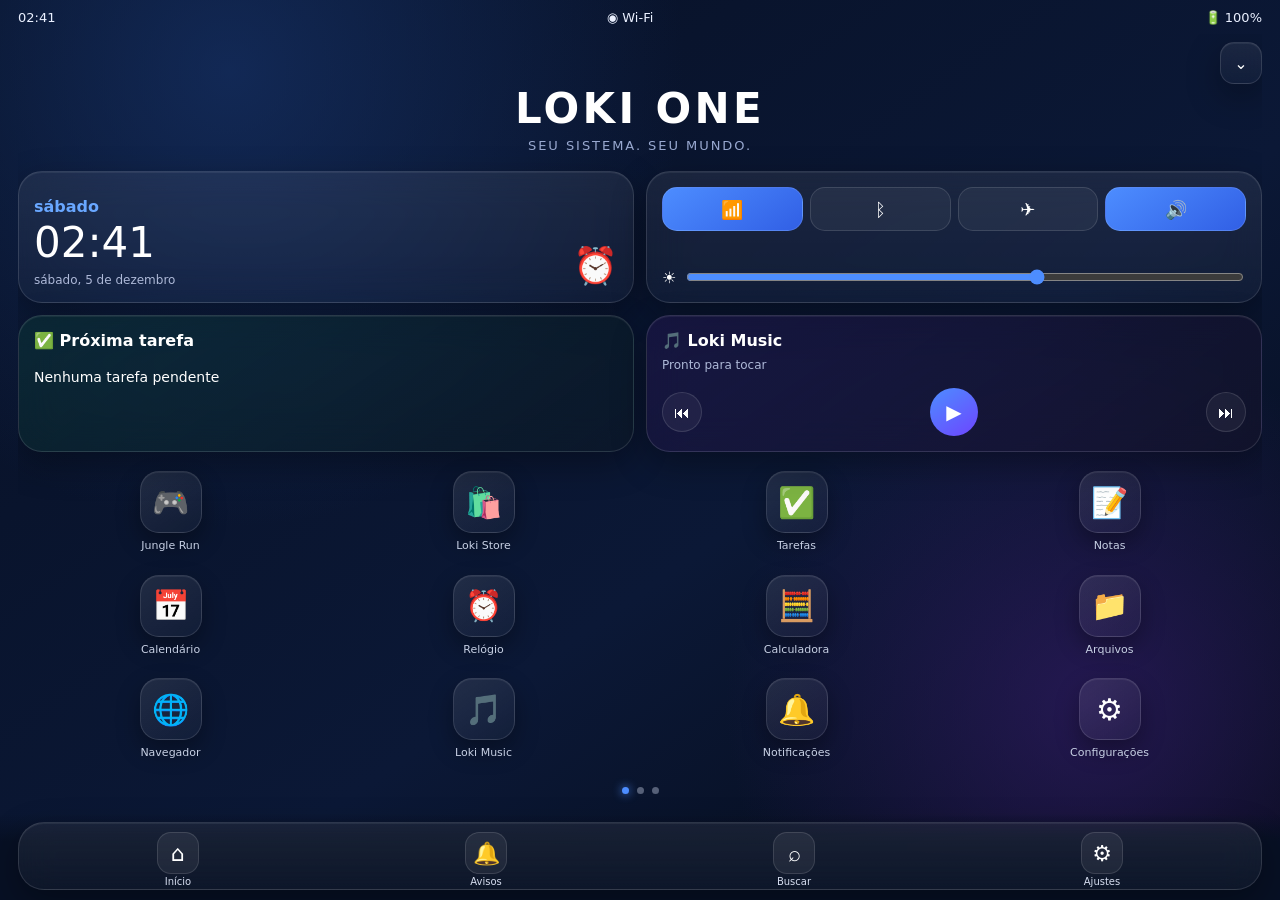
<file: android/app/src/main/assets/index.html>
<!doctype html><html lang="pt-BR"><head><meta charset="utf-8"><meta name="viewport" content="width=device-width,initial-scale=1,viewport-fit=cover"><meta name="theme-color" content="#071024"><title>Loki One 1.0</title><style>:root{--bg:#071024;--panel:#ffffff0c;--line:#ffffff20;--muted:#aeb9d8;--text:#fff;--accent:#4d8dff}*{box-sizing:border-box}html,body{margin:0;width:100%;height:100%;height:100dvh;overflow:hidden;background:var(--bg);color:var(--text);font-family:system-ui,-apple-system,BlinkMacSystemFont,"Segoe UI",sans-serif}button,input,textarea{font:inherit;color:inherit}button{border:0;cursor:pointer}.device{width:100%;height:100%;height:100dvh;display:flex;flex-direction:column;overflow:hidden;background:radial-gradient(circle at 18% 8%,#17346caa,transparent 34%),radial-gradient(circle at 85% 78%,#321c67aa,transparent 28%),linear-gradient(145deg,#071024,#0b1836 58%,#050a16)}.status{flex:0 0 34px;padding:7px 18px;display:flex;justify-content:space-between;align-items:center;font-size:13px;color:#eaf0ff}.viewport{flex:1;min-height:0;overflow:hidden;padding:0 18px}.screen{height:100%;display:none;overflow:auto;padding:8px 0 18px;scrollbar-width:none}.screen::-webkit-scrollbar{display:none}.screen.on{display:block;animation:in .18s ease}.toolbar{height:42px;display:flex;justify-content:flex-end;align-items:center}.glass{border:1px solid var(--line);background:linear-gradient(180deg,#ffffff12,#ffffff08);box-shadow:0 12px 35px #0005,inset 0 1px #ffffff10;backdrop-filter:blur(18px)}.quick{width:42px;height:42px;border-radius:14px}.hero{text-align:center;padding:4px 0 0}.hero h1{font-size:42px;line-height:1;letter-spacing:.08em;margin:0 0 8px}.hero p{margin:0;color:#99a9d0;font-size:13px;letter-spacing:.15em}.widgets{display:grid;grid-template-columns:1fr 1fr;gap:12px;margin:18px 0}.widget{min-height:132px;padding:15px;border-radius:24px}.clockWidget{display:flex;justify-content:space-between;align-items:flex-end}.clockWidget .day{color:#69a7ff;font-weight:800}.clockWidget .time{font-size:42px;font-weight:250;line-height:1;margin-top:6px}.clockWidget .date{font-size:12px;color:var(--muted);margin-top:9px}.controls{display:flex;flex-direction:column;justify-content:space-between}.controlRow{display:grid;grid-template-columns:repeat(4,1fr);gap:7px}.control{height:44px;border-radius:15px;background:#ffffff0d;border:1px solid var(--line);font-size:18px}.control.on{background:linear-gradient(145deg,#4d8dff,#315fe5)}.brightness{display:flex;gap:8px;align-items:center}.brightness input{width:100%;accent-color:#4d8dff}.taskWidget{background:linear-gradient(145deg,#0c4a3750,#0c1827aa)}.musicWidget{background:linear-gradient(145deg,#2a185966,#131329aa)}.title{font-weight:800;font-size:16px}.taskText{margin-top:18px;font-size:14px;line-height:1.35}.musicState{margin-top:8px;color:var(--muted);font-size:12px}.musicControls{display:flex;justify-content:space-between;align-items:center;margin-top:16px}.round{width:40px;height:40px;border-radius:50%;background:#ffffff0d;border:1px solid var(--line)}.play{width:48px;height:48px;border-radius:50%;background:linear-gradient(145deg,#4d8dff,#6d45ff);font-size:20px}.apps{display:grid;grid-template-columns:repeat(4,1fr);gap:20px 8px;margin:16px 0}.app{text-align:center;background:none}.appIcon{width:62px;height:62px;margin:auto;display:grid;place-items:center;border-radius:19px;font-size:30px;border:1px solid var(--line);background:linear-gradient(145deg,#ffffff18,#ffffff08);box-shadow:0 10px 24px #0005,inset 0 1px #ffffff10;transition:.15s}.app:active .appIcon{transform:scale(.92)}.appLabel{display:block;margin-top:7px;color:#c7d0e4;font-size:11px;line-height:1.15}.dots{text-align:center;color:#59657e;padding:2px 0 10px}.dots i{display:inline-block;width:7px;height:7px;border-radius:50%;background:#566078;margin:0 4px}.dots i.on{background:#4d8dff;box-shadow:0 0 10px #4d8dff}.dockArea{flex:0 0 auto;padding:8px 18px 10px;background:linear-gradient(180deg,transparent,#071024 32%)}.dock{height:68px;border-radius:26px;display:grid;grid-template-columns:repeat(4,1fr);gap:6px;padding:8px}.dockBtn{background:transparent;border-radius:18px}.dockIcon{width:42px;height:42px;margin:auto;border-radius:14px;display:grid;place-items:center;font-size:22px;border:1px solid var(--line);background:#ffffff10}.dockLabel{display:block;color:#d7def0;font-size:10px;margin-top:2px}.btn{padding:10px 13px;border-radius:14px;border:1px solid var(--line);background:#ffffff10}.head{display:flex;align-items:center;gap:10px;font-size:22px;font-weight:800;margin:4px 0 14px}.card,.row{border:1px solid var(--line);background:var(--panel);border-radius:20px;padding:14px;margin-bottom:10px}.row{display:flex;gap:12px;align-items:center}.grow{flex:1}.muted{color:var(--muted);font-size:12px}.input{width:100%;padding:12px;border-radius:14px;background:#0003;border:1px solid var(--line);outline:none;margin-bottom:8px}.list{display:grid;gap:8px}.cal{display:grid;grid-template-columns:repeat(7,1fr);gap:5px}.dayCell{padding:8px 0;text-align:center;border:1px solid var(--line);border-radius:10px;font-size:12px}.calc{display:grid;grid-template-columns:repeat(4,1fr);gap:7px}.calc button{height:52px}.display{padding:15px;text-align:right;font-size:34px;border-radius:16px;margin-bottom:9px}.game{position:fixed;inset:0;background:linear-gradient(#6dbbe9 0 48%,#70a84f 48%);overflow:hidden;z-index:200}.ground{position:absolute;left:0;right:0;bottom:0;height:24%;background:repeating-linear-gradient(90deg,#4b7e37 0 28px,#477433 28px 56px);border-top:4px solid #3e6d2f}.runner{position:absolute;right:12%;bottom:24%;font-size:52px;z-index:3}.thing{position:absolute;bottom:24%;font-size:40px;z-index:2}.hud{position:absolute;top:20px;left:18px;z-index:7;padding:10px 13px;border-radius:15px;background:#0008}.close{position:absolute;top:20px;right:18px;z-index:8}.hint{position:absolute;bottom:5%;left:50%;transform:translateX(-50%);z-index:4;color:#fff9;font-size:11px;white-space:nowrap}.toast{position:fixed;left:50%;bottom:94px;transform:translateX(-50%);display:none;padding:10px 14px;border-radius:14px;background:#101522ed;border:1px solid var(--line);z-index:300}.toast.on{display:block}@media(max-width:390px){.hero h1{font-size:36px}.widgets{grid-template-columns:1fr}.widget{min-height:118px}.appIcon{width:58px;height:58px;font-size:28px}}@keyframes in{from{opacity:0;transform:translateY(8px)}to{opacity:1;transform:none}}</style></head><body><main class="device"><header class="status"><span id="statusTime">00:00</span><span>◉ Wi‑Fi</span><span>🔋 100%</span></header><div class="viewport"><section id="home" class="screen on"><div class="toolbar"><button class="quick glass" onclick="togglePanel()">⌄</button></div><div class="hero"><h1>LOKI ONE</h1><p>SEU SISTEMA. SEU MUNDO.</p></div><div class="widgets"><div class="widget glass clockWidget"><div><div class="day" id="day"></div><div class="time" id="bigTime">00:00</div><div class="date" id="fullDate"></div></div><div style="font-size:36px">⏰</div></div><div class="widget glass controls"><div class="controlRow"><button class="control on" onclick="toast('Wi‑Fi alternado')">📶</button><button class="control" onclick="toast('Bluetooth alternado')">ᛒ</button><button class="control" onclick="toast('Modo avião alternado')">✈️</button><button class="control on" onclick="toggleSound()">🔊</button></div><div class="brightness"><span>☀️</span><input type="range" min="40" max="100" value="78" oninput="setBrightness(this.value)"></div></div><div class="widget glass taskWidget"><div class="title">✅ Próxima tarefa</div><div class="taskText" id="nextTask">Nenhuma tarefa pendente</div></div><div class="widget glass musicWidget"><div class="title">🎵 Loki Music</div><div class="musicState" id="musicState">Pronto para tocar</div><div class="musicControls"><button class="round">⏮</button><button class="play" id="playBtn" onclick="toggleMusic()">▶</button><button class="round">⏭</button></div></div></div><div class="apps" id="apps"></div><div class="dots"><i class="on"></i><i></i><i></i></div></section><section id="store" class="screen"><div class="head"><button class="btn" onclick="go('home')">←</button>Loki Store</div><div id="storeList"></div></section><section id="notifications" class="screen"><div class="head"><button class="btn" onclick="go('home')">←</button>Notificações</div><button class="btn" onclick="clearNotifs()">Limpar tudo</button><div id="notifList" class="list" style="margin-top:12px"></div></section><section id="tasks" class="screen"><div class="head"><button class="btn" onclick="go('home')">←</button>Tarefas</div><input class="input" id="taskInput" placeholder="Adicionar tarefa"><button class="btn" onclick="addTask()">Adicionar</button><div id="taskList" class="list" style="margin-top:12px"></div></section><section id="notes" class="screen"><div class="head"><button class="btn" onclick="go('home')">←</button>Notas</div><textarea class="input" id="note" style="height:240px" placeholder="Escreva uma nota..."></textarea><button class="btn" onclick="saveNote()">💾 Salvar</button></section><section id="calendar" class="screen"><div class="head"><button class="btn" onclick="go('home')">←</button>Calendário</div><div class="card"><div style="display:flex;justify-content:space-between;align-items:center"><button class="btn" onclick="changeMonth(-1)">‹</button><b id="calTitle"></b><button class="btn" onclick="changeMonth(1)">›</button></div><div class="cal" id="cal" style="margin-top:10px"></div></div></section><section id="clockApp" class="screen"><div class="head"><button class="btn" onclick="go('home')">←</button>Relógio</div><div class="card" style="text-align:center"><div style="font-size:70px" id="clockBig">00:00</div><div class="muted">Relógio local</div></div></section><section id="calc" class="screen"><div class="head"><button class="btn" onclick="go('home')">←</button>Calculadora</div><div class="display glass" id="calcOut">0</div><div class="calc" id="calcKeys"></div></section><section id="files" class="screen"><div class="head"><button class="btn" onclick="go('home')">←</button>Arquivos</div><input class="input" id="fileName" placeholder="Nome do arquivo"><textarea class="input" id="fileText" style="height:120px" placeholder="Conteúdo..."></textarea><button class="btn" onclick="saveFile()">Salvar arquivo</button><div id="fileList" class="list" style="margin-top:12px"></div></section><section id="browser" class="screen"><div class="head"><button class="btn" onclick="go('home')">←</button>Navegador</div><div class="card"><input class="input" id="url" value="https://www.google.com"><button class="btn" onclick="openExternal()">Abrir no navegador</button></div></section><section id="music" class="screen"><div class="head"><button class="btn" onclick="go('home')">←</button>Loki Music</div><div class="card" style="text-align:center"><div style="font-size:60px">🎵</div><h2>Loki Mix</h2><div class="muted" id="musicScreenState">Pronto para tocar</div><button class="play" onclick="toggleMusic()" id="playBtn2">▶</button></div></section><section id="settings" class="screen"><div class="head"><button class="btn" onclick="go('home')">←</button>Configurações</div><div class="row glass"><div class="grow"><b>🔊 Sons</b><div class="muted">Toques e efeitos</div></div><button class="btn" onclick="toggleSound()">Alternar</button></div><div class="row glass"><div class="grow"><b>🌙 Tema</b><div class="muted">Escuro / claro</div></div><button class="btn" onclick="toggleTheme()">Alternar</button></div><div class="row glass"><div class="grow"><b>🔔 Notificação</b><div class="muted">Criar uma notificação de teste</div></div><button class="btn" onclick="notify('Loki One','Nova notificação 🔔')">Testar</button></div></section></div><footer class="dockArea"><nav class="dock glass"><button class="dockBtn" onclick="go('home')"><div class="dockIcon">⌂</div><span class="dockLabel">Início</span></button><button class="dockBtn" onclick="go('notifications')"><div class="dockIcon">🔔</div><span class="dockLabel">Avisos</span></button><button class="dockBtn" onclick="toast('Busca em breve 🔎')"><div class="dockIcon">⌕</div><span class="dockLabel">Buscar</span></button><button class="dockBtn" onclick="go('settings')"><div class="dockIcon">⚙️</div><span class="dockLabel">Ajustes</span></button></nav></footer><div id="panel" style="display:none;position:fixed;inset:0 0 auto 0;z-index:250;padding:20px;background:#101a31f5;backdrop-filter:blur(22px);border-bottom:1px solid var(--line)"><b style="font-size:22px">Loki One</b><div class="muted" id="panelDate"></div><div class="controlRow" style="margin-top:15px"><button class="control on">📶</button><button class="control">ᛒ</button><button class="control">✈️</button><button class="control on">🔊</button></div><div class="brightness" style="margin-top:18px"><span>☀️</span><input type="range" min="40" max="100" value="78"></div><button class="btn" style="width:100%;margin-top:15px" onclick="togglePanel()">Fechar</button></div><div id="toastBox" class="toast"></div><div id="gameLayer"></div></main><script>let soundOn=localStorage.sound!=='0',musicOn=false,ac=null,month=new Date().getMonth(),year=new Date().getFullYear(),expr='';const $=id=>document.getElementById(id);function sound(k='click'){if(!soundOn)return;try{ac??=new AudioContext();const o=ac.createOscillator(),g=ac.createGain(),f={click:440,unlock:620,jump:520,coin:900,lose:180,notify:760}[k]||440;o.frequency.value=f;o.type=k==='lose'?'sawtooth':'sine';g.gain.setValueAtTime(.0001,ac.currentTime);g.gain.exponentialRampToValueAtTime(.035,ac.currentTime+.01);g.gain.exponentialRampToValueAtTime(.0001,ac.currentTime+.14);o.connect(g);g.connect(ac.destination);o.start();o.stop(ac.currentTime+.18)}catch{}}function toast(m){$('toastBox').textContent=m;$('toastBox').classList.add('on');sound('notify');setTimeout(()=>$('toastBox').classList.remove('on'),1400)}function togglePanel(){const p=$('panel');p.style.display=p.style.display==='none'?'block':'none';sound()}function toggleSound(){soundOn=!soundOn;localStorage.sound=soundOn?'1':'0';toast(soundOn?'Som ativado 🔊':'Som desativado 🔇')}function toggleTheme(){toast('Tema alternado 🌙')}function setBrightness(v){document.querySelector('.device').style.filter='brightness('+((v/100)*.45+.55)+')'}function go(id){document.querySelectorAll('.screen').forEach(s=>s.classList.remove('on'));$(id).classList.add('on');sound();if(id==='tasks')renderTasks();if(id==='notes')$('note').value=localStorage.note||'';if(id==='calendar')renderCal();if(id==='files')renderFiles();if(id==='notifications')renderNotifs();if(id==='game')startGame()}function updateClock(){const n=new Date(),t=n.toLocaleTimeString('pt-BR',{hour:'2-digit',minute:'2-digit'}),d=n.toLocaleDateString('pt-BR',{weekday:'long',day:'numeric',month:'long'});$('statusTime').textContent=t;$('bigTime').textContent=t;$('clockBig').textContent=t;$('day').textContent=n.toLocaleDateString('pt-BR',{weekday:'long'});$('fullDate').textContent=d;$('panelDate').textContent=d;const a=JSON.parse(localStorage.getItem('tasks')||'[]'),x=a.find(v=>!v.d);$('nextTask').textContent=x?x.t:'Nenhuma tarefa pendente'}updateClock();setInterval(updateClock,1000);const apps=[['🎮','Jungle Run','game'],['🛍️','Loki Store','store'],['✅','Tarefas','tasks'],['📝','Notas','notes'],['📅','Calendário','calendar'],['⏰','Relógio','clockApp'],['🧮','Calculadora','calc'],['📁','Arquivos','files'],['🌐','Navegador','browser'],['🎵','Loki Music','music'],['🔔','Notificações','notifications'],['⚙️','Configurações','settings']];$('apps').innerHTML=apps.map(a=>`<button class="app" onclick="go('${a[2]}')"><span class="appIcon">${a[0]}</span><span class="appLabel">${a[1]}</span></button>`).join('');$('storeList').innerHTML=apps.map(a=>`<div class="row glass"><div class="appIcon" style="margin:0">${a[0]}</div><div class="grow"><b>${a[1]}</b><div class="muted">Aplicativo Loki One</div></div><button class="btn" onclick="go('${a[2]}')">Abrir</button></div>`).join('');function addTask(){let v=$('taskInput').value.trim();if(!v)return;let a=JSON.parse(localStorage.getItem('tasks')||'[]');a.push({t:v,d:false});localStorage.tasks=JSON.stringify(a);$('taskInput').value='';renderTasks();toast('Tarefa adicionada ✓')}function renderTasks(){let a=JSON.parse(localStorage.getItem('tasks')||'[]');$('taskList').innerHTML=a.length?a.map((x,i)=>`<div class="row"><button class="btn" onclick="toggleTask(${i})">${x.d?'✓':'○'}</button><div class="grow" style="text-decoration:${x.d?'line-through':'none'}">${x.t}</div><button class="btn" onclick="deleteTask(${i})">🗑️</button></div>`).join(''):'<div class="card muted">Nenhuma tarefa.</div>';updateClock()}function toggleTask(i){let a=JSON.parse(localStorage.getItem('tasks')||'[]');a[i].d=!a[i].d;localStorage.tasks=JSON.stringify(a);renderTasks()}function deleteTask(i){let a=JSON.parse(localStorage.getItem('tasks')||'[]');a.splice(i,1);localStorage.tasks=JSON.stringify(a);renderTasks()}function saveNote(){localStorage.note=$('note').value;toast('Nota salva ✓')}function toggleMusic(){musicOn=!musicOn;$('musicState').textContent=musicOn?'▶ Tocando Loki One Radio':'Pronto para tocar';$('musicScreenState').textContent=musicOn?'Tocando Loki One Radio':'Pronto para tocar';$('playBtn').textContent=musicOn?'⏸':'▶';$('playBtn2').textContent=musicOn?'⏸':'▶';sound('notify')}function renderCal(){const first=new Date(year,month,1).getDay(),days=new Date(year,month+1,0).getDate();$('calTitle').textContent=new Date(year,month,1).toLocaleDateString('pt-BR',{month:'long',year:'numeric'});let h='';for(let i=0;i<first;i++)h+='<div></div>';for(let d=1;d<=days;d++)h+=`<div class="dayCell">${d}</div>`;$('cal').innerHTML=h}function changeMonth(n){month+=n;if(month<0){month=11;year--}if(month>11){month=0;year++}renderCal()}let expr2='';const keys=['7','8','9','÷','4','5','6','×','1','2','3','−','0','.','=','+','C'];$('calcKeys').innerHTML=keys.map(k=>`<button class="btn" onclick="press('${k}')">${k}</button>`).join('');function press(k){if(k==='C'){expr2='';$('calcOut').textContent='0';return}if(k==='='){try{$('calcOut').textContent=String(Function('return '+expr2.replaceAll('×','*').replaceAll('÷','/').replaceAll('−','-'))());expr2=''}catch{$('calcOut').textContent='Erro';expr2=''}return}expr2+=k;$('calcOut').textContent=expr2}function saveFile(){let n=$('fileName').value.trim()||'arquivo-'+Date.now(),t=$('fileText').value,a=JSON.parse(localStorage.getItem('files')||'[]');a.unshift({n,t});localStorage.files=JSON.stringify(a);$('fileName').value='';$('fileText').value='';renderFiles();toast('Arquivo salvo 📁')}function renderFiles(){let a=JSON.parse(localStorage.getItem('files')||'[]');$('fileList').innerHTML=a.length?a.map(x=>`<div class="row"><div class="grow"><b>📄 ${x.n}</b><div class="muted">${(x.t||'').slice(0,60)}</div></div></div>`).join(''):'<div class="card muted">Nenhum arquivo.</div>'}function openExternal(){let u=$('url').value.trim();if(!/^https?:\/\//i.test(u))u='https://'+u;window.open(u,'_blank')}function notify(title,text){let a=JSON.parse(localStorage.getItem('notifs')||'[]');a.unshift({title,text,at:new Date().toLocaleTimeString('pt-BR',{hour:'2-digit',minute:'2-digit'})});localStorage.notifs=JSON.stringify(a);renderNotifs();toast(text)}function renderNotifs(){let a=JSON.parse(localStorage.getItem('notifs')||'[]');$('notifList').innerHTML=a.length?a.map(x=>`<div class="card"><b>🔔 ${x.title}</b><div>${x.text}</div><div class="muted" style="margin-top:4px">${x.at}</div></div>`).join(''):'<div class="card muted">Nenhuma notificação.</div>'}function clearNotifs(){localStorage.removeItem('notifs');renderNotifs();toast('Notificações limpas')}let running=false,raf=0,score=0,coins=0,jumping=false,jumpMs=0,items=[],last=0,spawnMs=0;function startGame(){endGame();$('gameLayer').innerHTML=`<div class="game" id="gameArea"><div class="hud">🏆 <span id="score">0</span> • 🪙 <span id="coins">0</span></div><button class="btn close" onclick="endGame();$('gameLayer').innerHTML='';go('home')">✕</button><div class="ground"></div><div class="runner" id="runner">🏃</div><div id="things"></div><div class="hint">TOQUE PARA PULAR</div></div>`;$('gameArea').addEventListener('pointerdown',e=>{if(!e.target.closest('button'))jump()});running=true;score=coins=0;spawnMs=700;last=performance.now();raf=requestAnimationFrame(loop)}function endGame(){running=false;cancelAnimationFrame(raf);items.forEach(x=>x.el.remove());items=[];jumping=false}function jump(){if(!running||jumping)return;jumping=true;jumpMs=0;sound('jump')}function spawn(t){let e=document.createElement('div');e.className='thing';e.textContent=t==='coin'?'🪙':(Math.random()<.5?'🌳':'🪨');e.style.left='-60px';$('things').appendChild(e);items.push({el:e,x:-60,type:t})}function loop(now){if(!running)return;raf=requestAnimationFrame(loop);let dt=Math.min(.04,(now-last)/1000);last=now;score+=Math.max(1,Math.floor(60*dt));$('score').textContent=score;spawnMs-=dt*1000;if(spawnMs<=0){spawn(Math.random()<.28?'coin':'obs');spawnMs=Math.max(700,1100-score*1.5)}const r=$('runner');if(jumping){jumpMs+=dt*1000;let p=Math.min(1,jumpMs/620);r.style.transform=`translateY(${-115*Math.sin(p*Math.PI)}px)`;if(p>=1){jumping=false;r.style.transform='translateY(0)'}}for(let i=items.length-1;i>=0;i--){let o=items[i];o.x+=(350+Math.min(score*.7,160))*dt;o.el.style.left=o.x+'px';let a=r.getBoundingClientRect(),b=o.el.getBoundingClientRect(),hit=!(a.right-9<b.left+7||a.left+9>b.right-7||a.bottom-7<b.top+7||a.top+9>b.bottom-7);if(hit){if(o.type==='coin'){coins++;$('coins').textContent=coins;sound('coin');o.el.remove();items.splice(i,1)}else{sound('lose');toast('💥 Fim de jogo!');endGame();setTimeout(startGame,800);return}}if(o.x>$('gameArea').clientWidth+100){o.el.remove();items.splice(i,1)}}}renderTasks();renderFiles();renderNotifs();</script></body></html>
</file>
<file: loki-android.css>
/* Loki One — realistic mobile home visual, original design */
:root{--bg:#f5b6c9;--panel:rgba(255,255,255,.78);--line:rgba(255,255,255,.58);--muted:#5f6673;--text:#101318;--accent:#3478d8}*{-webkit-tap-highlight-color:transparent}.phone{background:radial-gradient(ellipse at 15% 0%,#ffd4df 0 23%,transparent 47%),radial-gradient(ellipse at 92% 35%,#ffd8bd 0 20%,transparent 45%),linear-gradient(145deg,#f7b7cc,#f8c8d5 36%,#ffd5b7 72%,#f7d7b4)}.status{height:40px;flex-basis:40px;padding:9px 19px;color:#101318;font-weight:700;text-shadow:0 1px 2px #fff8}.viewport{padding:0 18px}.screen{padding:6px 0 18px}.hero{display:none}.widgets{display:grid;grid-template-columns:1fr 1fr;gap:12px;margin:6px 0 24px}.widget{border-radius:26px;min-height:136px;padding:0;position:relative;overflow:hidden;color:#fff;border:1px solid #ffffff66;box-shadow:0 12px 30px #0002}.widgets .widget:nth-child(1){background:linear-gradient(145deg,#4386dc,#6ca7e8);padding:22px 19px}.widgets .widget:nth-child(1)>*{visibility:hidden}.widgets .widget:nth-child(1):before{content:'24°';visibility:visible;display:block;font-size:44px;font-weight:300;margin-top:40px}.widgets .widget:nth-child(1):after{content:'Parcialmente nublado  •  ↑24°  ↓20°  •  Localização atual';visibility:visible;display:block;font-size:13px;line-height:1.45;margin-top:2px;color:#eef6ff}.widgets .widget:nth-child(2){min-height:136px;background:linear-gradient(105deg,#c9c8ff,#f0d5e8)}.widgets .widget:nth-child(2)>*{display:none}.widgets .widget:nth-child(3){grid-column:2;min-height:104px;border-radius:28px;background:rgba(255,255,255,.82);color:#111}.widgets .widget:nth-child(3)>*{visibility:hidden}.widgets .widget:nth-child(3):before{content:'♡   4.350\A  ◷   76\A  ◉   860';white-space:pre;visibility:visible;display:block;padding:17px 25px;font-size:17px;line-height:1.5;font-weight:700}.widgets .widget:nth-child(4){display:none}.apps{grid-template-columns:repeat(4,1fr);gap:22px 9px;margin:4px 0}.app{color:#101318}.appIcon{width:64px;height:64px;border-radius:20px;font-size:0;background:linear-gradient(145deg,#ffffffd9,#ffffff82);border:1px solid #ffffffbb;box-shadow:0 8px 18px #0002,inset 0 1px #fff;position:relative}.appIcon:before{font-size:25px;font-weight:700;color:#fff;line-height:1}.app:nth-child(1) .appIcon{background:linear-gradient(145deg,#4b86ff,#7750e8)}.app:nth-child(1) .appIcon:before{content:'RUN'}.app:nth-child(2) .appIcon{background:linear-gradient(145deg,#4b7fe8,#bc4fe8)}.app:nth-child(2) .appIcon:before{content:'♪'}.app:nth-child(3) .appIcon{background:linear-gradient(145deg,#26d56d,#32a8dc)}.app:nth-child(3) .appIcon:before{content:'+'}.app:nth-child(4) .appIcon{background:linear-gradient(145deg,#17191e,#454a52)}.app:nth-child(4) .appIcon:before{content:'⚙';font-size:28px}.app:nth-child(5) .appIcon:before{content:'✓';color:#3478d8}.app:nth-child(6) .appIcon:before{content:'N';color:#3478d8}.app:nth-child(7) .appIcon:before{content:'24';color:#3478d8;font-size:19px}.app:nth-child(8) .appIcon:before{content:'∑';color:#3478d8}.app:nth-child(9) .appIcon:before{content:'▣';color:#3478d8}.app:nth-child(10) .appIcon:before{content:'○';color:#3478d8}.app:nth-child(11) .appIcon:before{content:'⚙';color:#3478d8}.app:nth-child(12) .appIcon:before{content:'L';color:#3478d8}.appLabel{color:#20242b;font-size:11px;font-weight:500;margin-top:8px;text-shadow:0 1px #fff6}.dockArea{padding:10px 18px calc(12px + env(safe-area-inset-bottom));background:linear-gradient(180deg,transparent,#f3c6c8aa 42%)}.dock{height:72px;border-radius:28px;background:rgba(255,255,255,.8);border:1px solid #fff;box-shadow:0 10px 26px #0002;backdrop-filter:blur(18px);-webkit-backdrop-filter:blur(18px);padding:7px}.dockIcon{width:43px;height:43px;border-radius:14px;background:rgba(255,255,255,.35);border:1px solid #ffffffaa;color:#252a32;font-size:0}.dockBtn:nth-child(1) .dockIcon:before{content:'⌂';font-size:25px}.dockBtn:nth-child(2) .dockIcon:before{content:'L';font-size:25px;font-weight:800}.dockBtn:nth-child(3) .dockIcon:before{content:'○';font-size:25px}.dockBtn:nth-child(4) .dockIcon:before{content:'⚙';font-size:23px}.dockLabel{color:#252a32;font-size:10px}.head{color:var(--text)}.btn{color:var(--text);background:#ffffff66;border-color:#ffffff88;box-shadow:0 3px 10px #0001}.primary{color:#fff;background:linear-gradient(145deg,#3478d8,#6b50dd)}.game{touch-action:manipulation}.runner{position:absolute!important;left:12%!important;right:auto!important;bottom:calc(31% - 1px)!important;transform:none!important;pointer-events:none!important}.runner:before{content:'🏃‍➡️';font-size:72px}.runner .head,.runner .body,.runner .arm,.runner .leg1,.runner .leg2{display:none}.gameInfo{pointer-events:none}.lock{background:linear-gradient(145deg,#0a1020,#111d38 60%,#24143d);color:#fff}.quick{color:#fff}.shade{backdrop-filter:blur(8px);-webkit-backdrop-filter:blur(8px)}@media(max-width:390px){.widgets{gap:9px;margin-bottom:20px}.widgets .widget:nth-child(1),.widgets .widget:nth-child(2){min-height:125px}.widgets .widget:nth-child(3){min-height:96px}.appIcon{width:58px;height:58px}.apps{gap:18px 4px}.runner{left:10%!important;bottom:calc(31% - 1px)!important}.runner:before{font-size:64px}}
</file>
